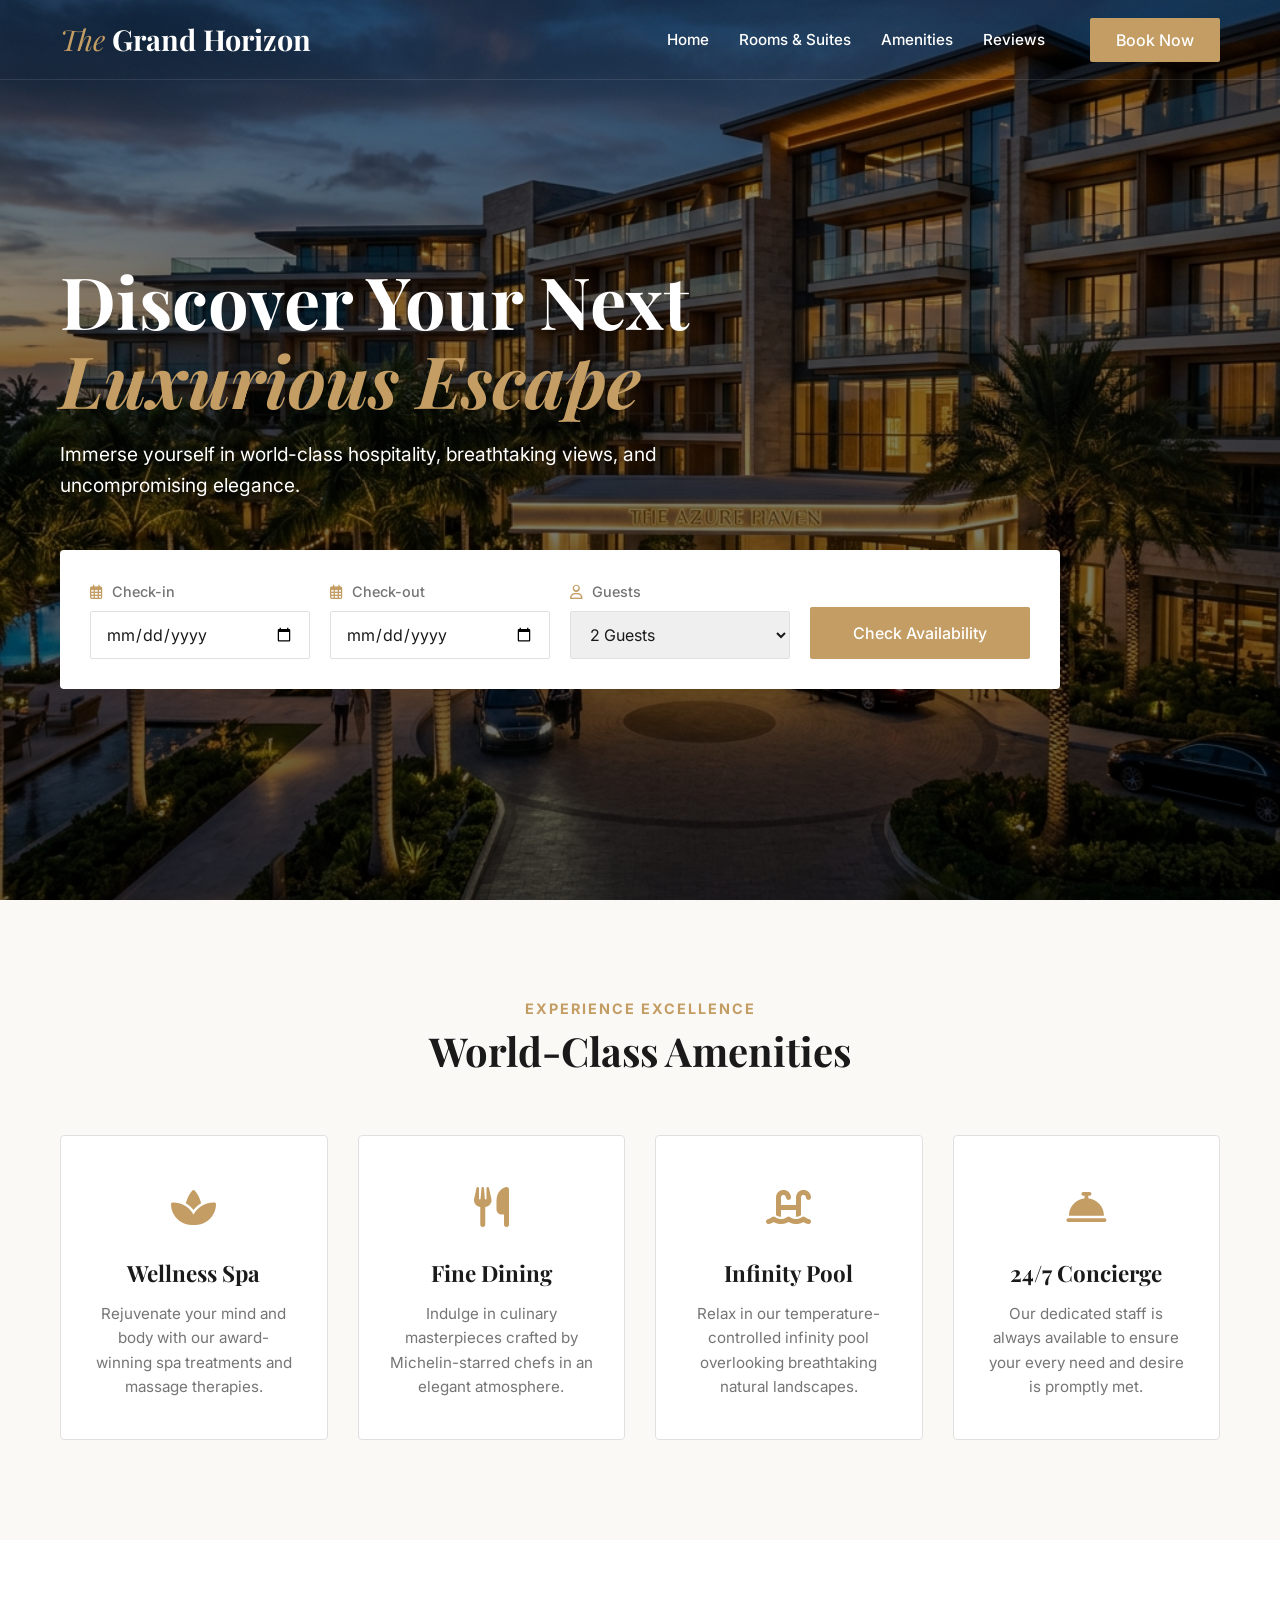
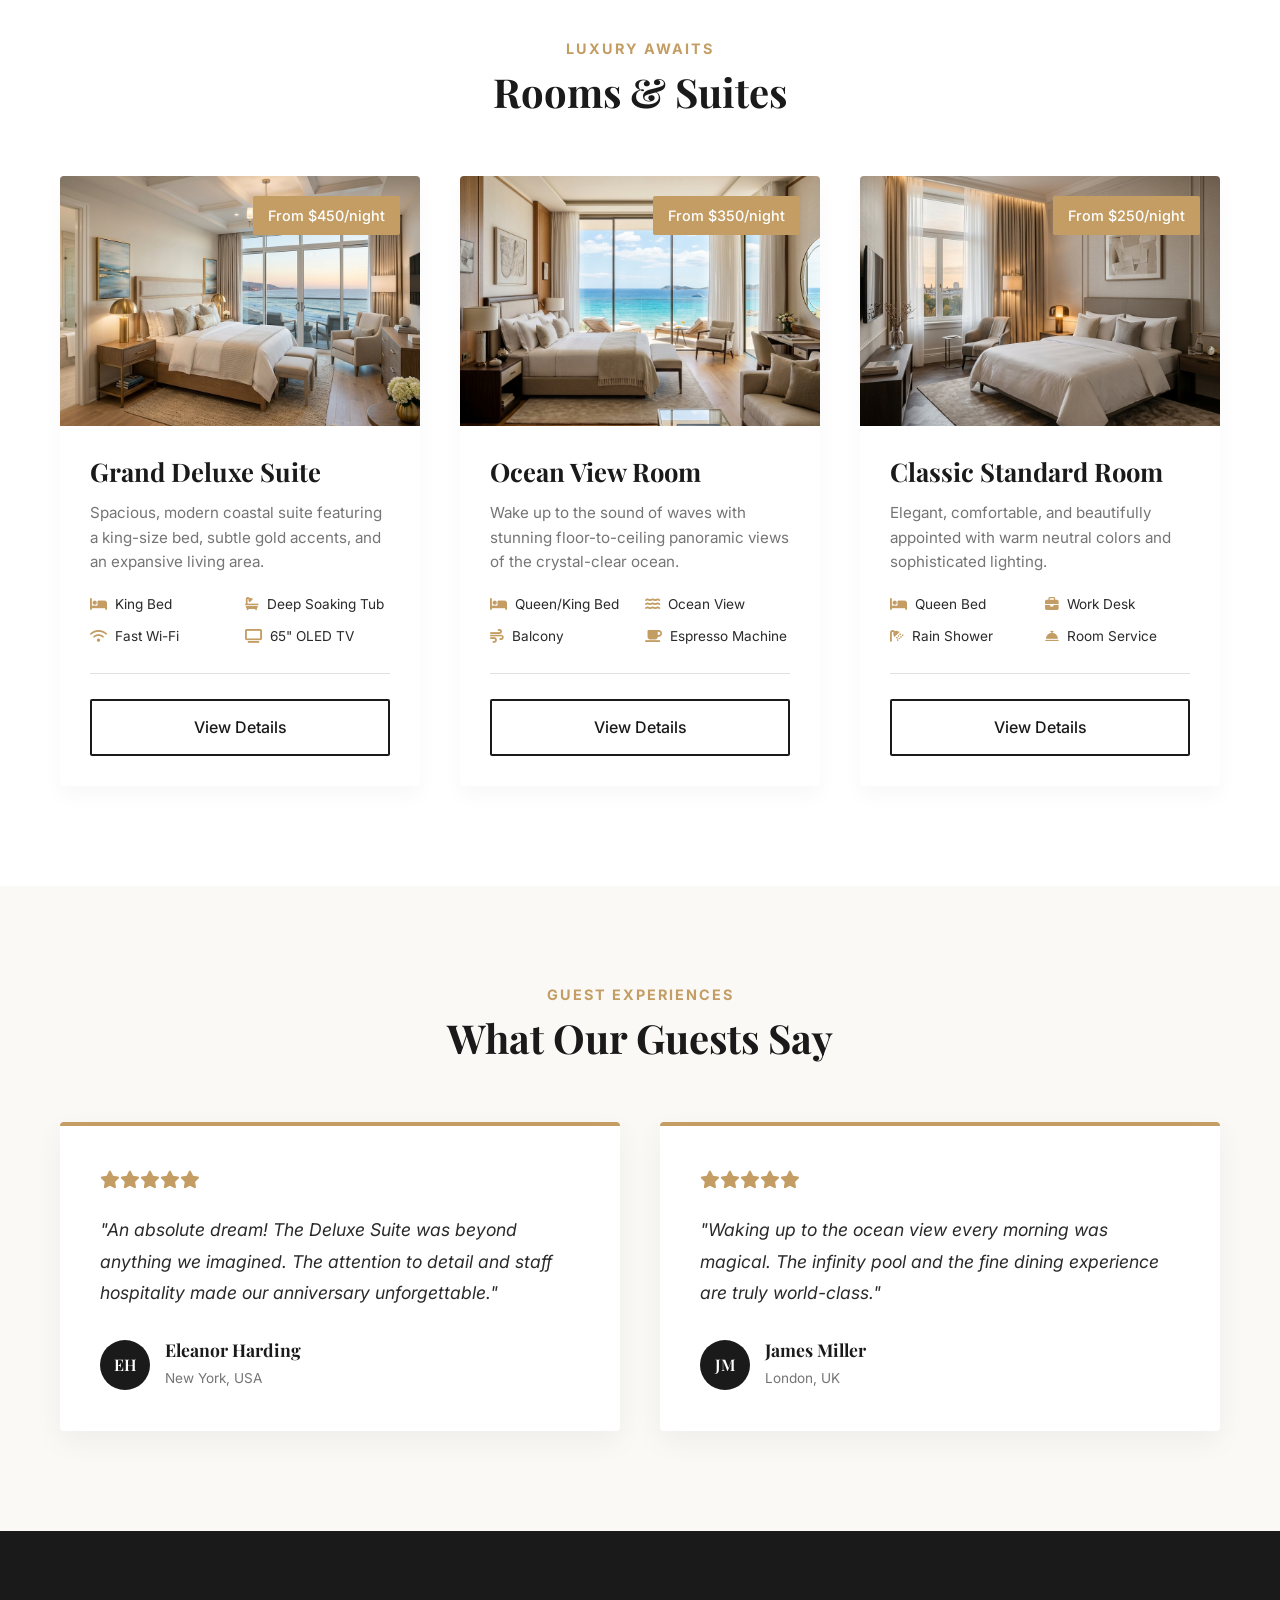
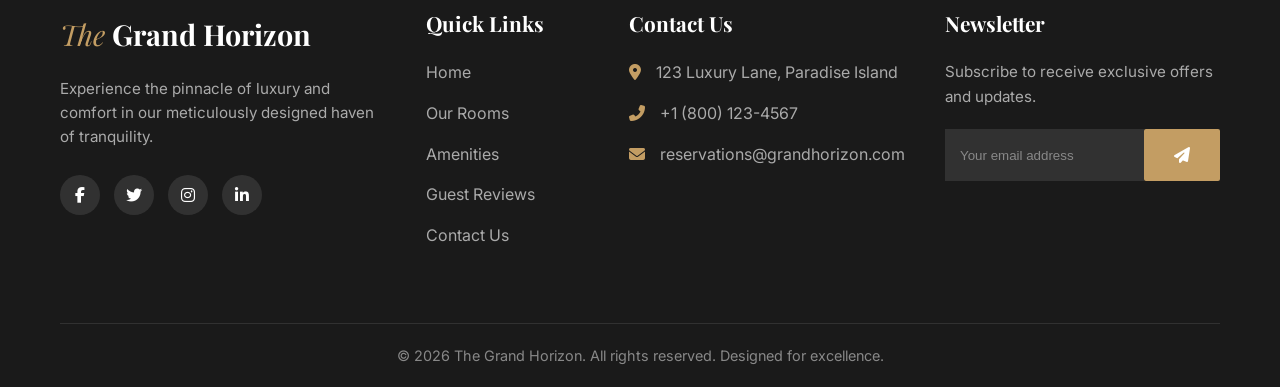
<file: index.html>
<!DOCTYPE html>
<html lang="en">
<head>
    <meta charset="UTF-8">
    <meta name="viewport" content="width=device-width, initial-scale=1.0">
    <title>The Grand Horizon | Premium Hotel & Suites</title>
    <meta name="description" content="Experience unparalleled luxury and breathtaking views at The Grand Horizon. Book your perfect stay with us today.">
    <link rel="preconnect" href="https://fonts.googleapis.com">
    <link rel="preconnect" href="https://fonts.gstatic.com" crossorigin>
    <link href="https://fonts.googleapis.com/css2?family=Inter:wght@300;400;500&family=Playfair+Display:wght@400;600;700&display=swap" rel="stylesheet">
    <link rel="stylesheet" href="styles.css">
    <!-- FontAwesome for icons -->
    <link rel="stylesheet" href="https://cdnjs.cloudflare.com/ajax/libs/font-awesome/6.4.0/css/all.min.css">
</head>
<body>
    <!-- Navigation -->
    <header id="main-header" class="header">
        <div class="container header-container">
            <a href="#" class="logo">
                <span>The</span> Grand Horizon
            </a>
            <nav class="nav-menu" id="nav-menu">
                <ul class="nav-list">
                    <li><a href="#home" class="nav-link">Home</a></li>
                    <li><a href="#rooms" class="nav-link">Rooms & Suites</a></li>
                    <li><a href="#amenities" class="nav-link">Amenities</a></li>
                    <li><a href="#reviews" class="nav-link">Reviews</a></li>
                </ul>
                <button class="btn btn-primary nav-book-btn">Book Now</button>
            </nav>
            <div class="mobile-toggle" id="mobile-toggle">
                <i class="fas fa-bars"></i>
            </div>
        </div>
    </header>

    <!-- Hero Section -->
    <section id="home" class="hero" style="background-image: linear-gradient(rgba(0, 0, 0, 0.4), rgba(0, 0, 0, 0.6)), url('assets/images/hero.png');">
        <div class="container hero-content">
            <h1 class="fade-in-up">Discover Your Next <br><span>Luxurious Escape</span></h1>
            <p class="fade-in-up delay-1">Immerse yourself in world-class hospitality, breathtaking views, and uncompromising elegance.</p>
            
            <!-- Booking Widget -->
            <div class="booking-widget fade-in-up delay-2">
                <form id="booking-form" class="booking-form">
                    <div class="form-group">
                        <label for="check-in"><i class="far fa-calendar-alt"></i> Check-in</label>
                        <input type="date" id="check-in" name="check-in" required>
                    </div>
                    <div class="form-group">
                        <label for="check-out"><i class="far fa-calendar-alt"></i> Check-out</label>
                        <input type="date" id="check-out" name="check-out" required>
                    </div>
                    <div class="form-group">
                        <label for="guests"><i class="far fa-user"></i> Guests</label>
                        <select id="guests" name="guests">
                            <option value="1">1 Guest</option>
                            <option value="2" selected>2 Guests</option>
                            <option value="3">3 Guests</option>
                            <option value="4">4 Guests</option>
                        </select>
                    </div>
                    <button type="submit" class="btn btn-primary btn-block">Check Availability</button>
                </form>
            </div>
        </div>
    </section>

    <!-- Amenities Section -->
    <section id="amenities" class="section amenities">
        <div class="container">
            <div class="section-header text-center reveal">
                <h4 class="subtitle">Experience Excellence</h4>
                <h2 class="title">World-Class Amenities</h2>
            </div>
            
            <div class="amenities-grid">
                <div class="amenity-card reveal delay-1">
                    <div class="amenity-icon"><i class="fas fa-spa"></i></div>
                    <h3>Wellness Spa</h3>
                    <p>Rejuvenate your mind and body with our award-winning spa treatments and massage therapies.</p>
                </div>
                <div class="amenity-card reveal delay-2">
                    <div class="amenity-icon"><i class="fas fa-utensils"></i></div>
                    <h3>Fine Dining</h3>
                    <p>Indulge in culinary masterpieces crafted by Michelin-starred chefs in an elegant atmosphere.</p>
                </div>
                <div class="amenity-card reveal delay-3">
                    <div class="amenity-icon"><i class="fas fa-swimming-pool"></i></div>
                    <h3>Infinity Pool</h3>
                    <p>Relax in our temperature-controlled infinity pool overlooking breathtaking natural landscapes.</p>
                </div>
                <div class="amenity-card reveal delay-4">
                    <div class="amenity-icon"><i class="fas fa-concierge-bell"></i></div>
                    <h3>24/7 Concierge</h3>
                    <p>Our dedicated staff is always available to ensure your every need and desire is promptly met.</p>
                </div>
            </div>
        </div>
    </section>

    <!-- Rooms Section -->
    <section id="rooms" class="section rooms bg-light">
        <div class="container">
            <div class="section-header text-center reveal">
                <h4 class="subtitle">Luxury Awaits</h4>
                <h2 class="title">Rooms & Suites</h2>
            </div>

            <div class="rooms-grid">
                <!-- Room 1 -->
                <article class="room-card reveal delay-1">
                    <div class="room-img" style="background-image: url('assets/images/deluxe_suite.png');">
                        <div class="room-price">From $450/night</div>
                    </div>
                    <div class="room-content">
                        <h3>Grand Deluxe Suite</h3>
                        <p>Spacious, modern coastal suite featuring a king-size bed, subtle gold accents, and an expansive living area.</p>
                        <ul class="room-features">
                            <li><i class="fas fa-bed"></i> King Bed</li>
                            <li><i class="fas fa-bath"></i> Deep Soaking Tub</li>
                            <li><i class="fas fa-wifi"></i> Fast Wi-Fi</li>
                            <li><i class="fas fa-tv"></i> 65" OLED TV</li>
                        </ul>
                        <a href="#" class="btn btn-outline btn-block">View Details</a>
                    </div>
                </article>

                <!-- Room 2 -->
                <article class="room-card reveal delay-2">
                    <div class="room-img" style="background-image: url('assets/images/ocean_view.png');">
                        <div class="room-price">From $350/night</div>
                    </div>
                    <div class="room-content">
                        <h3>Ocean View Room</h3>
                        <p>Wake up to the sound of waves with stunning floor-to-ceiling panoramic views of the crystal-clear ocean.</p>
                        <ul class="room-features">
                            <li><i class="fas fa-bed"></i> Queen/King Bed</li>
                            <li><i class="fas fa-water"></i> Ocean View</li>
                            <li><i class="fas fa-wind"></i> Balcony</li>
                            <li><i class="fas fa-coffee"></i> Espresso Machine</li>
                        </ul>
                        <a href="#" class="btn btn-outline btn-block">View Details</a>
                    </div>
                </article>

                <!-- Room 3 -->
                <article class="room-card reveal delay-3">
                    <div class="room-img" style="background-image: url('assets/images/standard_room.png');">
                        <div class="room-price">From $250/night</div>
                    </div>
                    <div class="room-content">
                        <h3>Classic Standard Room</h3>
                        <p>Elegant, comfortable, and beautifully appointed with warm neutral colors and sophisticated lighting.</p>
                        <ul class="room-features">
                            <li><i class="fas fa-bed"></i> Queen Bed</li>
                            <li><i class="fas fa-briefcase"></i> Work Desk</li>
                            <li><i class="fas fa-shower"></i> Rain Shower</li>
                            <li><i class="fas fa-concierge-bell"></i> Room Service</li>
                        </ul>
                        <a href="#" class="btn btn-outline btn-block">View Details</a>
                    </div>
                </article>
            </div>
        </div>
    </section>

    <!-- Reviews Section -->
    <section id="reviews" class="section reviews">
        <div class="container">
            <div class="section-header text-center reveal">
                <h4 class="subtitle">Guest Experiences</h4>
                <h2 class="title">What Our Guests Say</h2>
            </div>
            
            <div class="reviews-grid">
                <div class="review-card reveal delay-1">
                    <div class="review-stars">
                        <i class="fas fa-star"></i><i class="fas fa-star"></i><i class="fas fa-star"></i><i class="fas fa-star"></i><i class="fas fa-star"></i>
                    </div>
                    <p class="review-text">"An absolute dream! The Deluxe Suite was beyond anything we imagined. The attention to detail and staff hospitality made our anniversary unforgettable."</p>
                    <div class="reviewer">
                        <div class="reviewer-avatar">EH</div>
                        <div class="reviewer-info">
                            <h4>Eleanor Harding</h4>
                            <span>New York, USA</span>
                        </div>
                    </div>
                </div>

                <div class="review-card reveal delay-2">
                    <div class="review-stars">
                        <i class="fas fa-star"></i><i class="fas fa-star"></i><i class="fas fa-star"></i><i class="fas fa-star"></i><i class="fas fa-star"></i>
                    </div>
                    <p class="review-text">"Waking up to the ocean view every morning was magical. The infinity pool and the fine dining experience are truly world-class."</p>
                    <div class="reviewer">
                        <div class="reviewer-avatar">JM</div>
                        <div class="reviewer-info">
                            <h4>James Miller</h4>
                            <span>London, UK</span>
                        </div>
                    </div>
                </div>
            </div>
        </div>
    </section>

    <!-- Footer -->
    <footer class="footer">
        <div class="container">
            <div class="footer-grid">
                <div class="footer-brand">
                    <a href="#" class="logo">
                        <span>The</span> Grand Horizon
                    </a>
                    <p>Experience the pinnacle of luxury and comfort in our meticulously designed haven of tranquility.</p>
                    <div class="social-links">
                        <a href="#"><i class="fab fa-facebook-f"></i></a>
                        <a href="#"><i class="fab fa-twitter"></i></a>
                        <a href="#"><i class="fab fa-instagram"></i></a>
                        <a href="#"><i class="fab fa-linkedin-in"></i></a>
                    </div>
                </div>
                
                <div class="footer-links">
                    <h3>Quick Links</h3>
                    <ul>
                        <li><a href="#home">Home</a></li>
                        <li><a href="#rooms">Our Rooms</a></li>
                        <li><a href="#amenities">Amenities</a></li>
                        <li><a href="#reviews">Guest Reviews</a></li>
                        <li><a href="#">Contact Us</a></li>
                    </ul>
                </div>
                
                <div class="footer-contact">
                    <h3>Contact Us</h3>
                    <ul>
                        <li><i class="fas fa-map-marker-alt"></i> 123 Luxury Lane, Paradise Island</li>
                        <li><i class="fas fa-phone-alt"></i> +1 (800) 123-4567</li>
                        <li><i class="fas fa-envelope"></i> reservations@grandhorizon.com</li>
                    </ul>
                </div>
                
                <div class="footer-newsletter">
                    <h3>Newsletter</h3>
                    <p>Subscribe to receive exclusive offers and updates.</p>
                    <form class="newsletter-form">
                        <input type="email" placeholder="Your email address" required>
                        <button type="submit" class="btn btn-primary"><i class="fas fa-paper-plane"></i></button>
                    </form>
                </div>
            </div>
            <div class="footer-bottom">
                <p>&copy; 2026 The Grand Horizon. All rights reserved. Designed for excellence.</p>
            </div>
        </div>
    </footer>

    <script src="app.js"></script>
</body>
</html>
</file>
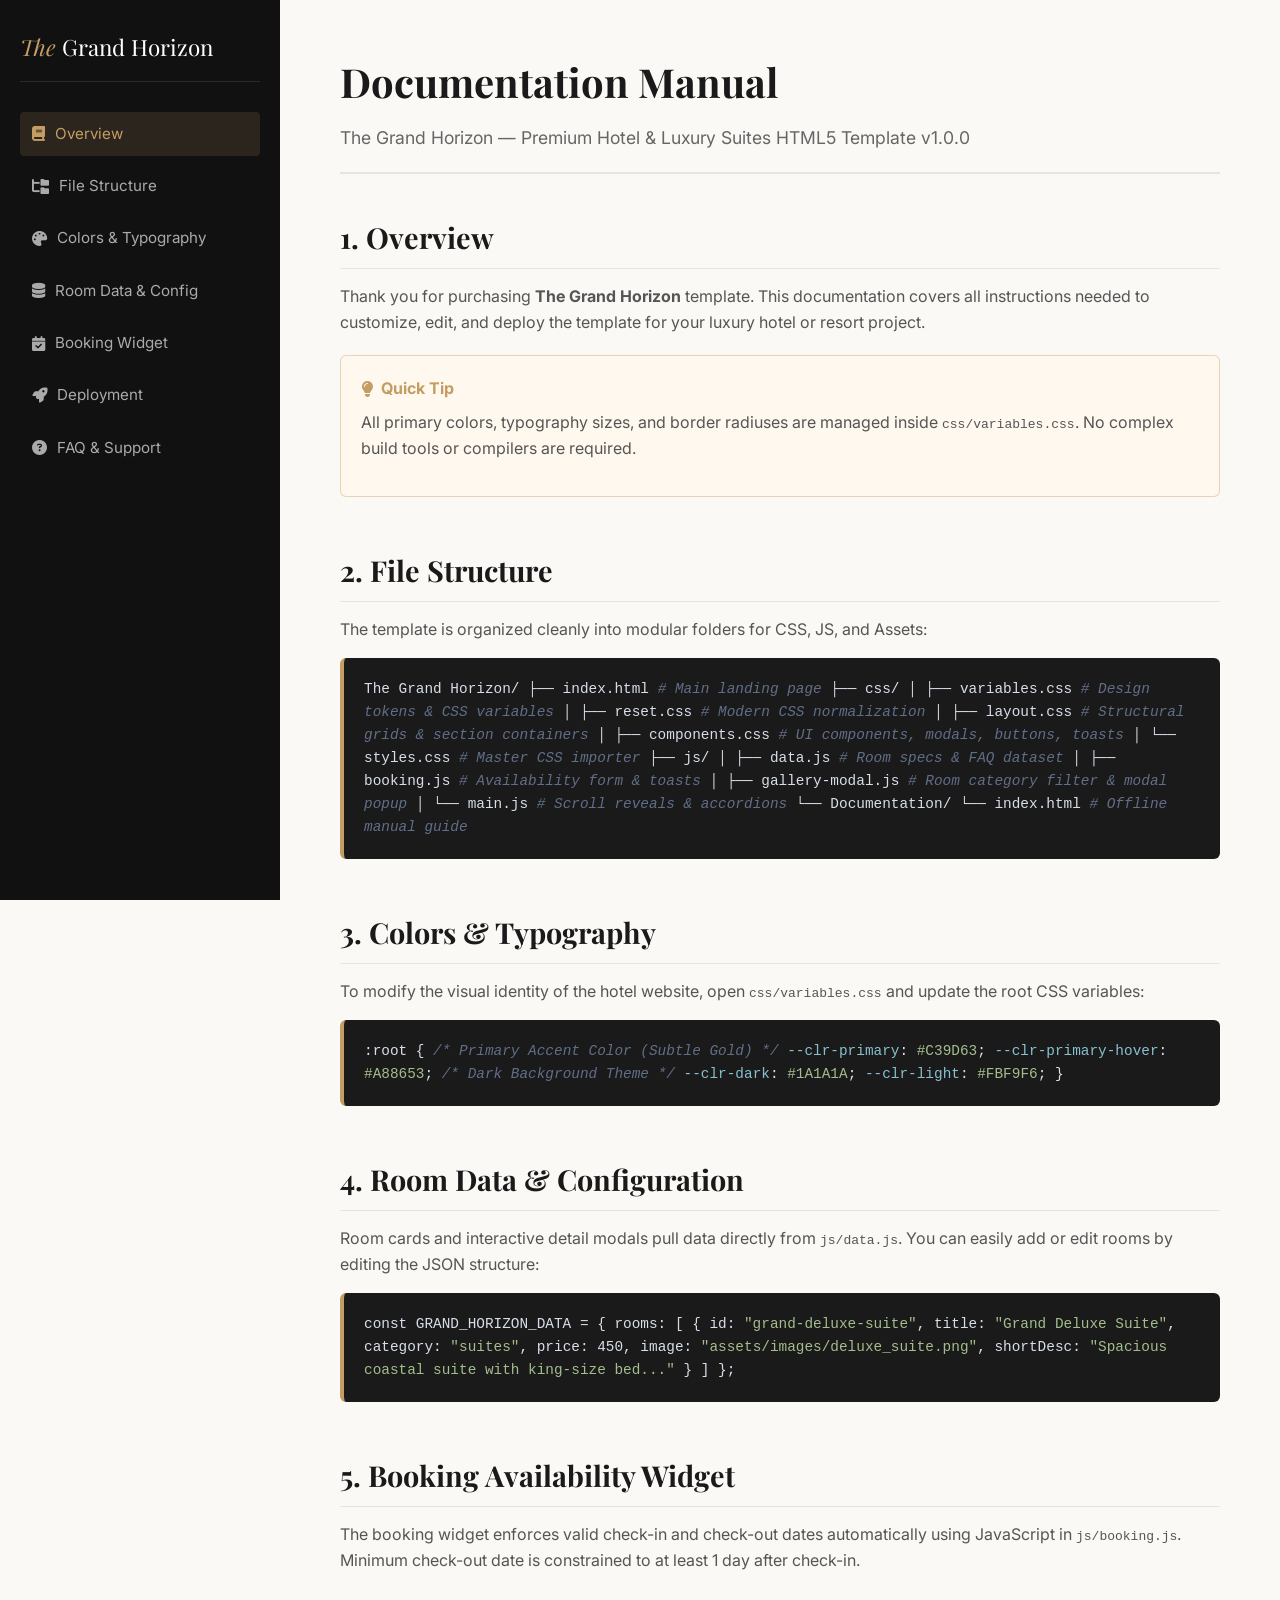
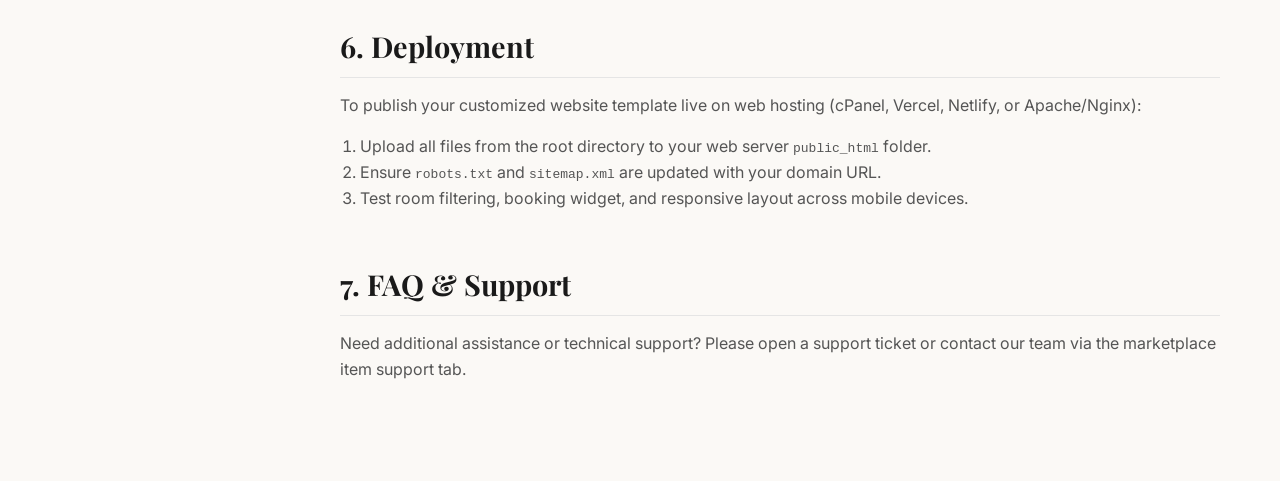
<file: Hotel Booking Website/Documentation/index.html>
<!DOCTYPE html>
<html lang="en">
<head>
    <meta charset="UTF-8">
    <meta name="viewport" content="width=device-width, initial-scale=1.0">
    <title>The Grand Horizon — Template Documentation</title>
    <link rel="preconnect" href="https://fonts.googleapis.com">
    <link rel="preconnect" href="https://fonts.gstatic.com" crossorigin>
    <link href="https://fonts.googleapis.com/css2?family=Inter:wght@300;400;500;600;700&family=Playfair+Display:wght@600;700&display=swap" rel="stylesheet">
    <link rel="stylesheet" href="https://cdnjs.cloudflare.com/ajax/libs/font-awesome/6.4.0/css/all.min.css">
    <style>
        :root {
            --clr-primary: #C39D63;
            --clr-dark: #1A1A1A;
            --clr-light: #FBF9F6;
            --clr-sidebar: #111111;
            --clr-text: #333333;
            --clr-border: #E5E5E5;
            --font-body: 'Inter', sans-serif;
            --font-heading: 'Playfair Display', serif;
        }

        * { margin: 0; padding: 0; box-sizing: border-box; }
        body { font-family: var(--font-body); color: var(--clr-text); background: var(--clr-light); display: flex; min-height: 100vh; line-height: 1.6; }

        /* Sidebar Navigation */
        .sidebar { width: 280px; background: var(--clr-sidebar); color: #fff; padding: 30px 20px; position: fixed; height: 100vh; overflow-y: auto; }
        .sidebar-brand { font-family: var(--font-heading); font-size: 1.4rem; color: #fff; margin-bottom: 30px; display: block; text-decoration: none; border-bottom: 1px solid rgba(255,255,255,0.1); padding-bottom: 15px; }
        .sidebar-brand span { color: var(--clr-primary); font-style: italic; }
        .sidebar-menu { list-style: none; }
        .sidebar-menu li { margin-bottom: 8px; }
        .sidebar-menu a { color: #aaa; text-decoration: none; font-size: 0.95rem; display: flex; align-items: center; gap: 10px; padding: 10px 12px; border-radius: 4px; transition: all 0.2s ease; }
        .sidebar-menu a:hover, .sidebar-menu a.active { background: rgba(195, 157, 99, 0.15); color: var(--clr-primary); }

        /* Content Area */
        .content { margin-left: 280px; flex: 1; padding: 50px 60px; max-width: 1000px; }
        .doc-header { margin-bottom: 40px; border-bottom: 2px solid var(--clr-border); padding-bottom: 20px; }
        .doc-header h1 { font-family: var(--font-heading); font-size: 2.5rem; color: var(--clr-dark); margin-bottom: 10px; }
        .doc-header p { color: #666; font-size: 1.1rem; }

        .doc-section { margin-bottom: 50px; scroll-margin-top: 40px; }
        .doc-section h2 { font-family: var(--font-heading); font-size: 1.8rem; color: var(--clr-dark); margin-bottom: 15px; padding-bottom: 8px; border-bottom: 1px solid var(--clr-border); }
        .doc-section h3 { font-size: 1.25rem; color: var(--clr-dark); margin: 20px 0 10px; }
        .doc-section p { margin-bottom: 15px; color: #555; }

        .code-box { background: var(--clr-dark); color: #81A1C1; padding: 20px; border-radius: 6px; font-family: monospace; font-size: 0.9rem; overflow-x: auto; margin: 15px 0; border-left: 4px solid var(--clr-primary); }
        .code-box code { color: #D8DEE9; }
        .code-box .keyword { color: #88C0D0; }
        .code-box .string { color: #A3BE8C; }
        .code-box .comment { color: #616E88; font-style: italic; }

        .info-card { background: #FFF8EE; border: 1px solid rgba(195, 157, 99, 0.4); padding: 20px; border-radius: 6px; margin: 20px 0; }
        .info-card h4 { color: var(--clr-primary); margin-bottom: 8px; display: flex; align-items: center; gap: 8px; }

        @media (max-width: 900px) {
            body { flex-direction: column; }
            .sidebar { width: 100%; height: auto; position: relative; }
            .content { margin-left: 0; padding: 30px 20px; }
        }
    </style>
</head>
<body>

    <aside class="sidebar">
        <a href="../index.html" class="sidebar-brand">
            <span>The</span> Grand Horizon
        </a>
        <ul class="sidebar-menu">
            <li><a href="#overview" class="active"><i class="fas fa-book"></i> Overview</a></li>
            <li><a href="#structure"><i class="fas fa-folder-tree"></i> File Structure</a></li>
            <li><a href="#colors"><i class="fas fa-palette"></i> Colors & Typography</a></li>
            <li><a href="#data"><i class="fas fa-database"></i> Room Data & Config</a></li>
            <li><a href="#booking"><i class="fas fa-calendar-check"></i> Booking Widget</a></li>
            <li><a href="#deployment"><i class="fas fa-rocket"></i> Deployment</a></li>
            <li><a href="#faq"><i class="fas fa-circle-question"></i> FAQ & Support</a></li>
        </ul>
    </aside>

    <main class="content">
        <header class="doc-header">
            <h1>Documentation Manual</h1>
            <p>The Grand Horizon — Premium Hotel & Luxury Suites HTML5 Template v1.0.0</p>
        </header>

        <!-- Overview -->
        <section id="overview" class="doc-section">
            <h2>1. Overview</h2>
            <p>Thank you for purchasing <strong>The Grand Horizon</strong> template. This documentation covers all instructions needed to customize, edit, and deploy the template for your luxury hotel or resort project.</p>
            <div class="info-card">
                <h4><i class="fas fa-lightbulb"></i> Quick Tip</h4>
                <p>All primary colors, typography sizes, and border radiuses are managed inside <code>css/variables.css</code>. No complex build tools or compilers are required.</p>
            </div>
        </section>

        <!-- File Structure -->
        <section id="structure" class="doc-section">
            <h2>2. File Structure</h2>
            <p>The template is organized cleanly into modular folders for CSS, JS, and Assets:</p>
            <div class="code-box">
<code>The Grand Horizon/
├── index.html                  <span class="comment"># Main landing page</span>
├── css/
│   ├── variables.css           <span class="comment"># Design tokens & CSS variables</span>
│   ├── reset.css               <span class="comment"># Modern CSS normalization</span>
│   ├── layout.css              <span class="comment"># Structural grids & section containers</span>
│   ├── components.css          <span class="comment"># UI components, modals, buttons, toasts</span>
│   └── styles.css              <span class="comment"># Master CSS importer</span>
├── js/
│   ├── data.js                 <span class="comment"># Room specs & FAQ dataset</span>
│   ├── booking.js              <span class="comment"># Availability form & toasts</span>
│   ├── gallery-modal.js        <span class="comment"># Room category filter & modal popup</span>
│   └── main.js                 <span class="comment"># Scroll reveals & accordions</span>
└── Documentation/
    └── index.html              <span class="comment"># Offline manual guide</span></code>
            </div>
        </section>

        <!-- Colors & Typography -->
        <section id="colors" class="doc-section">
            <h2>3. Colors & Typography</h2>
            <p>To modify the visual identity of the hotel website, open <code>css/variables.css</code> and update the root CSS variables:</p>
            <div class="code-box">
<code>:root {
    <span class="comment">/* Primary Accent Color (Subtle Gold) */</span>
    <span class="keyword">--clr-primary</span>: <span class="string">#C39D63</span>;
    <span class="keyword">--clr-primary-hover</span>: <span class="string">#A88653</span>;
    
    <span class="comment">/* Dark Background Theme */</span>
    <span class="keyword">--clr-dark</span>: <span class="string">#1A1A1A</span>;
    <span class="keyword">--clr-light</span>: <span class="string">#FBF9F6</span>;
}</code>
            </div>
        </section>

        <!-- Room Data -->
        <section id="data" class="doc-section">
            <h2>4. Room Data & Configuration</h2>
            <p>Room cards and interactive detail modals pull data directly from <code>js/data.js</code>. You can easily add or edit rooms by editing the JSON structure:</p>
            <div class="code-box">
<code>const GRAND_HORIZON_DATA = {
    rooms: [
        {
            id: <span class="string">"grand-deluxe-suite"</span>,
            title: <span class="string">"Grand Deluxe Suite"</span>,
            category: <span class="string">"suites"</span>,
            price: 450,
            image: <span class="string">"assets/images/deluxe_suite.png"</span>,
            shortDesc: <span class="string">"Spacious coastal suite with king-size bed..."</span>
        }
    ]
};</code>
            </div>
        </section>

        <!-- Booking Widget -->
        <section id="booking" class="doc-section">
            <h2>5. Booking Availability Widget</h2>
            <p>The booking widget enforces valid check-in and check-out dates automatically using JavaScript in <code>js/booking.js</code>. Minimum check-out date is constrained to at least 1 day after check-in.</p>
        </section>

        <!-- Deployment -->
        <section id="deployment" class="doc-section">
            <h2>6. Deployment</h2>
            <p>To publish your customized website template live on web hosting (cPanel, Vercel, Netlify, or Apache/Nginx):</p>
            <ol style="margin-left: 20px; color: #555;">
                <li>Upload all files from the root directory to your web server <code>public_html</code> folder.</li>
                <li>Ensure <code>robots.txt</code> and <code>sitemap.xml</code> are updated with your domain URL.</li>
                <li>Test room filtering, booking widget, and responsive layout across mobile devices.</li>
            </ol>
        </section>

        <!-- FAQ & Support -->
        <section id="faq" class="doc-section">
            <h2>7. FAQ & Support</h2>
            <p>Need additional assistance or technical support? Please open a support ticket or contact our team via the marketplace item support tab.</p>
        </section>

    </main>

</body>
</html>
</file>
<file: styles.css>
/* ----------------------------------------------------
   CSS Variables & Design Tokens
---------------------------------------------------- */
:root {
    /* Colors - Premium Warm / Gold / Charcoal Theme */
    --clr-primary: #C39D63; /* Subtle Gold */
    --clr-primary-hover: #A88653;
    --clr-dark: #1A1A1A; /* Charcoal / Black */
    --clr-dark-light: #2A2A2A;
    --clr-light: #FBF9F6; /* Cream / Warm White */
    --clr-white: #FFFFFF;
    --clr-gray: #757575;
    --clr-gray-light: #E0E0E0;
    
    /* Typography */
    --font-heading: 'Playfair Display', serif;
    --font-body: 'Inter', sans-serif;
    
    /* Spacing & Sizes */
    --max-width: 1200px;
    --nav-height: 80px;
    
    /* Transitions */
    --transition: all 0.3s ease-in-out;
}

/* ----------------------------------------------------
   Reset & Base Styles
---------------------------------------------------- */
* {
    margin: 0;
    padding: 0;
    box-sizing: border-box;
}

html {
    scroll-behavior: smooth;
}

body {
    font-family: var(--font-body);
    color: var(--clr-dark);
    background-color: var(--clr-light);
    line-height: 1.6;
    overflow-x: hidden;
}

h1, h2, h3, h4, h5, h6 {
    font-family: var(--font-heading);
    font-weight: 700;
    line-height: 1.2;
    color: var(--clr-dark);
}

a {
    text-decoration: none;
    color: inherit;
    transition: var(--transition);
}

ul {
    list-style: none;
}

img {
    max-width: 100%;
    height: auto;
    display: block;
}

.container {
    max-width: var(--max-width);
    margin: 0 auto;
    padding: 0 20px;
}

.section {
    padding: 100px 0;
}

.bg-light {
    background-color: var(--clr-white);
}

.text-center {
    text-align: center;
}

/* ----------------------------------------------------
   Buttons
---------------------------------------------------- */
.btn {
    display: inline-block;
    padding: 14px 28px;
    font-size: 1rem;
    font-weight: 500;
    font-family: var(--font-body);
    cursor: pointer;
    border: 2px solid transparent;
    border-radius: 2px;
    transition: var(--transition);
    text-align: center;
}

.btn-primary {
    background-color: var(--clr-primary);
    color: var(--clr-white);
}

.btn-primary:hover {
    background-color: var(--clr-primary-hover);
    color: var(--clr-white);
}

.btn-outline {
    background-color: transparent;
    color: var(--clr-dark);
    border-color: var(--clr-dark);
}

.btn-outline:hover {
    background-color: var(--clr-dark);
    color: var(--clr-white);
}

.btn-block {
    display: block;
    width: 100%;
}

/* ----------------------------------------------------
   Typography & Section Headers
---------------------------------------------------- */
.section-header {
    margin-bottom: 60px;
}

.section-header .subtitle {
    font-family: var(--font-body);
    color: var(--clr-primary);
    text-transform: uppercase;
    letter-spacing: 2px;
    font-size: 0.9rem;
    margin-bottom: 10px;
}

.section-header .title {
    font-size: 2.5rem;
}

/* ----------------------------------------------------
   Header & Navigation
---------------------------------------------------- */
.header {
    position: fixed;
    top: 0;
    left: 0;
    width: 100%;
    height: var(--nav-height);
    background-color: transparent;
    transition: var(--transition);
    z-index: 1000;
    border-bottom: 1px solid rgba(255, 255, 255, 0.1);
}

.header.scrolled {
    background-color: var(--clr-white);
    box-shadow: 0 4px 20px rgba(0, 0, 0, 0.05);
    border-bottom: none;
}

.header.scrolled .logo,
.header.scrolled .nav-link {
    color: var(--clr-dark);
}

.header-container {
    display: flex;
    justify-content: space-between;
    align-items: center;
    height: 100%;
}

.logo {
    font-family: var(--font-heading);
    font-size: 1.8rem;
    font-weight: 700;
    color: var(--clr-white);
}

.logo span {
    color: var(--clr-primary);
    font-weight: 400;
    font-style: italic;
}

.nav-menu {
    display: flex;
    align-items: center;
}

.nav-list {
    display: flex;
    margin-right: 30px;
}

.nav-list li {
    margin: 0 15px;
}

.nav-link {
    color: var(--clr-white);
    font-weight: 500;
    font-size: 0.95rem;
    position: relative;
}

.nav-link::after {
    content: '';
    position: absolute;
    bottom: -5px;
    left: 0;
    width: 0;
    height: 2px;
    background-color: var(--clr-primary);
    transition: var(--transition);
}

.nav-link:hover::after {
    width: 100%;
}

.nav-book-btn {
    padding: 10px 24px;
}

.mobile-toggle {
    display: none;
    font-size: 1.5rem;
    color: var(--clr-white);
    cursor: pointer;
}

.header.scrolled .mobile-toggle {
    color: var(--clr-dark);
}

/* ----------------------------------------------------
   Hero Section
---------------------------------------------------- */
.hero {
    height: 100vh;
    min-height: 700px;
    background-size: cover;
    background-position: center;
    background-attachment: fixed;
    display: flex;
    align-items: center;
    position: relative;
}

.hero-content {
    color: var(--clr-white);
    width: 100%;
    margin-top: 50px;
}

.hero h1 {
    color: var(--clr-white);
    font-size: 4.5rem;
    margin-bottom: 20px;
    line-height: 1.1;
}

.hero h1 span {
    font-style: italic;
    color: var(--clr-primary);
}

.hero p {
    font-size: 1.2rem;
    max-width: 600px;
    margin-bottom: 50px;
    opacity: 0.9;
}

/* Booking Widget */
.booking-widget {
    background-color: var(--clr-white);
    padding: 30px;
    border-radius: 4px;
    box-shadow: 0 10px 30px rgba(0, 0, 0, 0.1);
    max-width: 1000px;
}

.booking-form {
    display: grid;
    grid-template-columns: repeat(4, 1fr);
    gap: 20px;
    align-items: end;
}

.form-group {
    display: flex;
    flex-direction: column;
}

.form-group label {
    font-size: 0.9rem;
    font-weight: 500;
    color: var(--clr-gray);
    margin-bottom: 8px;
}

.form-group label i {
    color: var(--clr-primary);
    margin-right: 5px;
}

.form-group input,
.form-group select {
    padding: 12px 15px;
    border: 1px solid var(--clr-gray-light);
    border-radius: 2px;
    font-family: var(--font-body);
    font-size: 1rem;
    color: var(--clr-dark);
    outline: none;
    transition: var(--transition);
}

.form-group input:focus,
.form-group select:focus {
    border-color: var(--clr-primary);
}

/* ----------------------------------------------------
   Amenities Section
---------------------------------------------------- */
.amenities-grid {
    display: grid;
    grid-template-columns: repeat(auto-fit, minmax(250px, 1fr));
    gap: 30px;
}

.amenity-card {
    text-align: center;
    padding: 40px 30px;
    background-color: var(--clr-white);
    border: 1px solid var(--clr-gray-light);
    border-radius: 4px;
    transition: var(--transition);
}

.amenity-card:hover {
    transform: translateY(-10px);
    box-shadow: 0 15px 30px rgba(0, 0, 0, 0.05);
    border-color: var(--clr-primary);
}

.amenity-icon {
    font-size: 2.5rem;
    color: var(--clr-primary);
    margin-bottom: 20px;
}

.amenity-card h3 {
    margin-bottom: 15px;
    font-size: 1.4rem;
}

.amenity-card p {
    color: var(--clr-gray);
    font-size: 0.95rem;
}

/* ----------------------------------------------------
   Rooms Section
---------------------------------------------------- */
.rooms-grid {
    display: grid;
    grid-template-columns: repeat(auto-fit, minmax(350px, 1fr));
    gap: 40px;
}

.room-card {
    background-color: var(--clr-light);
    border-radius: 4px;
    overflow: hidden;
    box-shadow: 0 10px 20px rgba(0, 0, 0, 0.03);
    transition: var(--transition);
}

.room-card:hover {
    transform: translateY(-10px);
    box-shadow: 0 20px 40px rgba(0, 0, 0, 0.08);
}

.room-img {
    height: 250px;
    background-size: cover;
    background-position: center;
    position: relative;
    transition: transform 0.5s ease;
}

.room-card:hover .room-img {
    transform: scale(1.05);
}

.room-price {
    position: absolute;
    top: 20px;
    right: 20px;
    background-color: var(--clr-primary);
    color: var(--clr-white);
    padding: 8px 15px;
    font-size: 0.9rem;
    font-weight: 500;
    border-radius: 2px;
}

.room-content {
    padding: 30px;
    position: relative;
    background-color: var(--clr-white);
}

.room-content h3 {
    font-size: 1.6rem;
    margin-bottom: 15px;
}

.room-content p {
    color: var(--clr-gray);
    margin-bottom: 20px;
    font-size: 0.95rem;
}

.room-features {
    display: grid;
    grid-template-columns: 1fr 1fr;
    gap: 10px;
    margin-bottom: 25px;
    padding-bottom: 25px;
    border-bottom: 1px solid var(--clr-gray-light);
}

.room-features li {
    font-size: 0.85rem;
    color: var(--clr-dark-light);
    display: flex;
    align-items: center;
}

.room-features i {
    color: var(--clr-primary);
    margin-right: 8px;
}

/* ----------------------------------------------------
   Reviews Section
---------------------------------------------------- */
.reviews-grid {
    display: grid;
    grid-template-columns: repeat(auto-fit, minmax(400px, 1fr));
    gap: 40px;
}

.review-card {
    background-color: var(--clr-white);
    padding: 40px;
    border-radius: 4px;
    box-shadow: 0 10px 30px rgba(0, 0, 0, 0.05);
    border-top: 4px solid var(--clr-primary);
}

.review-stars {
    color: var(--clr-primary);
    margin-bottom: 20px;
    font-size: 1.1rem;
}

.review-text {
    font-size: 1.1rem;
    font-style: italic;
    color: var(--clr-dark-light);
    margin-bottom: 30px;
    line-height: 1.8;
}

.reviewer {
    display: flex;
    align-items: center;
}

.reviewer-avatar {
    width: 50px;
    height: 50px;
    background-color: var(--clr-dark);
    color: var(--clr-white);
    display: flex;
    align-items: center;
    justify-content: center;
    border-radius: 50%;
    font-weight: 600;
    margin-right: 15px;
    font-family: var(--font-heading);
}

.reviewer-info h4 {
    font-size: 1.1rem;
    margin-bottom: 5px;
}

.reviewer-info span {
    font-size: 0.85rem;
    color: var(--clr-gray);
}

/* ----------------------------------------------------
   Footer
---------------------------------------------------- */
.footer {
    background-color: var(--clr-dark);
    color: var(--clr-white);
    padding: 80px 0 20px;
}

.footer-grid {
    display: grid;
    grid-template-columns: 2fr 1fr 1fr 1.5fr;
    gap: 40px;
    margin-bottom: 60px;
}

.footer-brand .logo {
    display: block;
    margin-bottom: 20px;
}

.footer-brand p {
    color: #aaaaaa;
    margin-bottom: 25px;
    font-size: 0.95rem;
}

.social-links a {
    display: inline-flex;
    align-items: center;
    justify-content: center;
    width: 40px;
    height: 40px;
    background-color: rgba(255, 255, 255, 0.1);
    color: var(--clr-white);
    border-radius: 50%;
    margin-right: 10px;
}

.social-links a:hover {
    background-color: var(--clr-primary);
}

.footer h3 {
    font-size: 1.3rem;
    margin-bottom: 25px;
    color: var(--clr-white);
}

.footer-links ul li {
    margin-bottom: 15px;
}

.footer-links a {
    color: #aaaaaa;
}

.footer-links a:hover {
    color: var(--clr-primary);
    padding-left: 5px;
}

.footer-contact ul li {
    color: #aaaaaa;
    margin-bottom: 15px;
    display: flex;
}

.footer-contact i {
    color: var(--clr-primary);
    margin-right: 15px;
    margin-top: 4px;
}

.footer-newsletter p {
    color: #aaaaaa;
    margin-bottom: 20px;
    font-size: 0.95rem;
}

.newsletter-form {
    display: flex;
}

.newsletter-form input {
    flex: 1;
    padding: 12px 15px;
    border: none;
    background-color: rgba(255, 255, 255, 0.1);
    color: var(--clr-white);
    outline: none;
}

.newsletter-form input::placeholder {
    color: #888888;
}

.footer-bottom {
    text-align: center;
    padding-top: 20px;
    border-top: 1px solid rgba(255, 255, 255, 0.1);
    color: #888888;
    font-size: 0.9rem;
}

/* ----------------------------------------------------
   Animations & Reveals
---------------------------------------------------- */
.fade-in-up {
    opacity: 0;
    transform: translateY(30px);
    animation: fadeInUp 0.8s forwards ease-out;
}

.delay-1 { animation-delay: 0.2s; }
.delay-2 { animation-delay: 0.4s; }
.delay-3 { animation-delay: 0.6s; }
.delay-4 { animation-delay: 0.8s; }

@keyframes fadeInUp {
    to {
        opacity: 1;
        transform: translateY(0);
    }
}

.reveal {
    opacity: 0;
    transform: translateY(40px);
    transition: all 0.8s ease-out;
}

.reveal.active {
    opacity: 1;
    transform: translateY(0);
}

/* ----------------------------------------------------
   Responsive Media Queries
---------------------------------------------------- */
@media (max-width: 1024px) {
    .hero h1 {
        font-size: 3.5rem;
    }
    
    .booking-form {
        grid-template-columns: repeat(2, 1fr);
    }
    
    .footer-grid {
        grid-template-columns: repeat(2, 1fr);
    }
}

@media (max-width: 768px) {
    .nav-menu {
        position: fixed;
        top: 0;
        right: -100%;
        width: 300px;
        height: 100vh;
        background-color: var(--clr-white);
        flex-direction: column;
        justify-content: center;
        padding: 40px;
        transition: 0.4s ease-in-out;
        box-shadow: -10px 0 30px rgba(0, 0, 0, 0.1);
    }
    
    .nav-menu.active {
        right: 0;
    }
    
    .nav-list {
        flex-direction: column;
        margin-right: 0;
        margin-bottom: 30px;
        width: 100%;
        text-align: center;
    }
    
    .nav-list li {
        margin: 15px 0;
    }
    
    .nav-link {
        color: var(--clr-dark);
        font-size: 1.2rem;
    }
    
    .mobile-toggle {
        display: block;
    }
    
    .hero h1 {
        font-size: 2.8rem;
    }
    
    .booking-form {
        grid-template-columns: 1fr;
    }
    
    .reviews-grid {
        grid-template-columns: 1fr;
    }
}

@media (max-width: 480px) {
    .hero h1 {
        font-size: 2.2rem;
    }
    
    .hero p {
        font-size: 1rem;
    }
    
    .section-header .title {
        font-size: 2rem;
    }
    
    .footer-grid {
        grid-template-columns: 1fr;
    }
}
</file>
